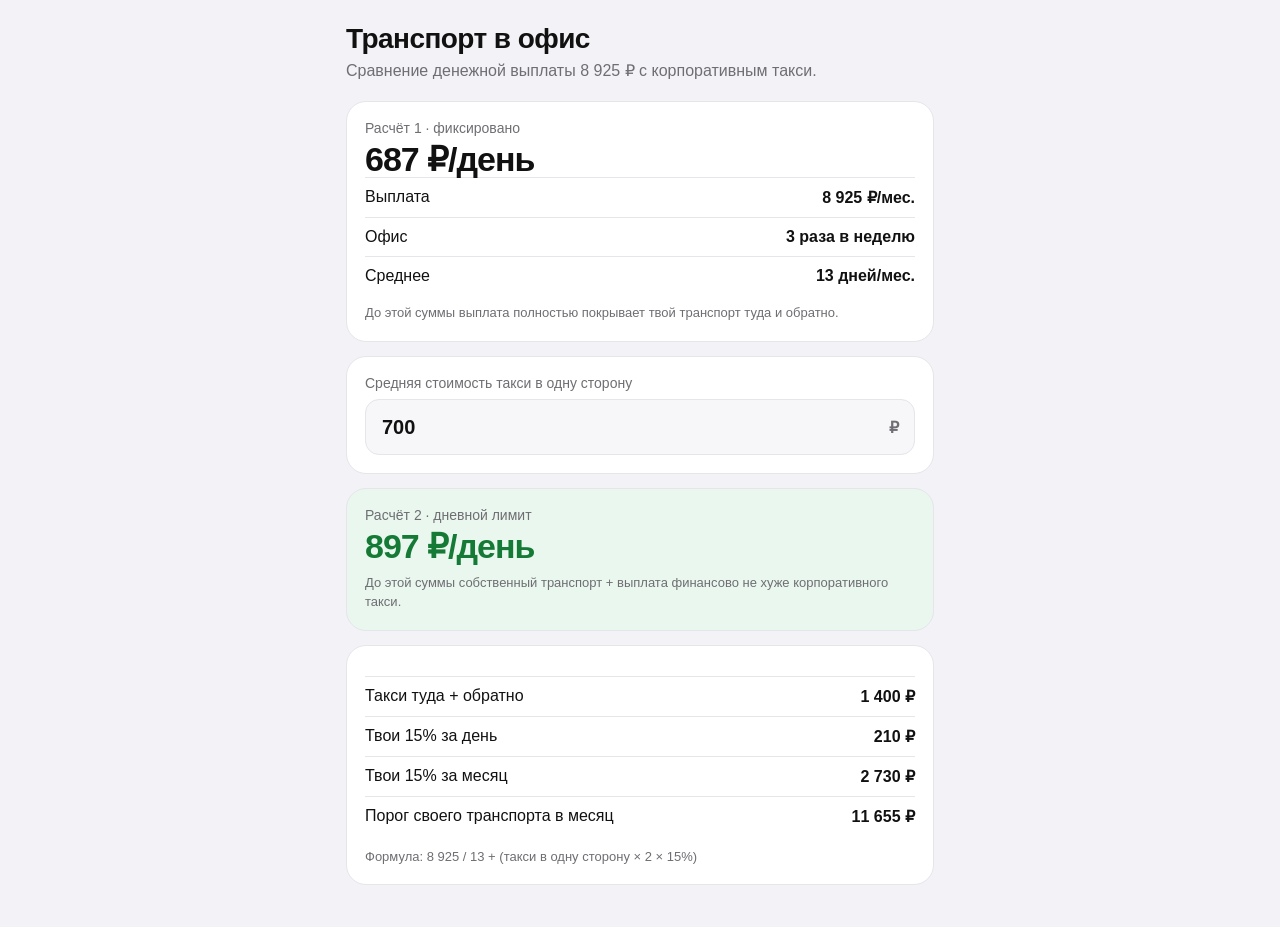
<file: index.html>
<!doctype html>
<html lang="ru">
<head>
  <meta charset="utf-8">
  <meta name="viewport" content="width=device-width, initial-scale=1, viewport-fit=cover">
  <meta name="theme-color" content="#f2f2f7">
  <meta name="apple-mobile-web-app-capable" content="yes">
  <meta name="apple-mobile-web-app-status-bar-style" content="default">
  <meta name="apple-mobile-web-app-title" content="Транспорт">
  <title>Калькулятор транспорта</title>
  <style>
    :root{
      color-scheme: light dark;
      --bg:#f2f2f7;
      --card:#fff;
      --text:#111;
      --muted:#6e6e73;
      --border:#e5e5ea;
      --accent:#007aff;
      --good:#167a37;
      --good-bg:#eaf7ee;
      --input:#f7f7f9;
    }
    @media (prefers-color-scheme: dark){
      :root{
        --bg:#000;
        --card:#1c1c1e;
        --text:#f5f5f7;
        --muted:#a1a1a6;
        --border:#2c2c2e;
        --accent:#0a84ff;
        --good:#30d158;
        --good-bg:#102a18;
        --input:#2c2c2e;
      }
    }
    *{box-sizing:border-box}
    body{
      margin:0;
      background:var(--bg);
      color:var(--text);
      font-family:-apple-system,BlinkMacSystemFont,"SF Pro Text","Segoe UI",sans-serif;
      -webkit-font-smoothing:antialiased;
    }
    main{
      width:min(100%,620px);
      margin:0 auto;
      padding:20px 16px calc(28px + env(safe-area-inset-bottom));
    }
    h1{
      margin:4px 0 6px;
      font-size:28px;
      line-height:1.08;
      letter-spacing:-.02em;
    }
    .subtitle{
      margin:0 0 18px;
      color:var(--muted);
      line-height:1.4;
    }
    .card{
      background:var(--card);
      border:1px solid var(--border);
      border-radius:20px;
      padding:18px;
      margin-bottom:14px;
    }
    .label{
      color:var(--muted);
      font-size:14px;
      margin-bottom:6px;
    }
    .big{
      font-size:34px;
      line-height:1.05;
      font-weight:750;
      letter-spacing:-.03em;
      font-variant-numeric:tabular-nums;
    }
    .row{
      display:flex;
      justify-content:space-between;
      gap:14px;
      padding:10px 0;
      border-top:1px solid var(--border);
    }
    .row:first-of-type{margin-top:12px}
    .row span:last-child{
      font-weight:650;
      text-align:right;
      font-variant-numeric:tabular-nums;
    }
    .input-wrap{
      position:relative;
      margin-top:8px;
    }
    input{
      width:100%;
      min-height:56px;
      border:1px solid var(--border);
      background:var(--input);
      color:var(--text);
      border-radius:14px;
      padding:0 48px 0 16px;
      font:inherit;
      font-size:20px;
      font-weight:650;
      outline:none;
    }
    input:focus{
      border-color:var(--accent);
      box-shadow:0 0 0 3px rgba(0,122,255,.16);
    }
    .rub{
      position:absolute;
      right:16px;
      top:50%;
      transform:translateY(-50%);
      color:var(--muted);
      font-weight:650;
    }
    .result{
      background:var(--good-bg);
    }
    .result .big{color:var(--good)}
    .hint{
      color:var(--muted);
      font-size:13px;
      line-height:1.45;
      margin-top:9px;
    }
    .formula{
      color:var(--muted);
      font-size:13px;
      line-height:1.45;
      margin-top:12px;
    }
  </style>
</head>
<body>
<main>
  <h1>Транспорт в офис</h1>
  <p class="subtitle">Сравнение денежной выплаты 8 925 ₽ с корпоративным такси.</p>

  <section class="card">
    <div class="label">Расчёт 1 · фиксировано</div>
    <div class="big">687 ₽/день</div>
    <div class="row"><span>Выплата</span><span>8 925 ₽/мес.</span></div>
    <div class="row"><span>Офис</span><span>3 раза в неделю</span></div>
    <div class="row"><span>Среднее</span><span>13 дней/мес.</span></div>
    <div class="hint">До этой суммы выплата полностью покрывает твой транспорт туда и обратно.</div>
  </section>

  <section class="card">
    <div class="label">Средняя стоимость такси в одну сторону</div>
    <div class="input-wrap">
      <input id="taxiOneWay" type="text" inputmode="decimal" autocomplete="off" value="700" aria-label="Средняя стоимость такси в одну сторону">
      <span class="rub">₽</span>
    </div>
  </section>

  <section class="card result" aria-live="polite">
    <div class="label">Расчёт 2 · дневной лимит</div>
    <div class="big" id="compareDaily">897 ₽/день</div>
    <div class="hint">До этой суммы собственный транспорт + выплата финансово не хуже корпоративного такси.</div>
  </section>

  <section class="card">
    <div class="row"><span>Такси туда + обратно</span><span id="taxiDaily">1 400 ₽</span></div>
    <div class="row"><span>Твои 15% за день</span><span id="personalDaily">210 ₽</span></div>
    <div class="row"><span>Твои 15% за месяц</span><span id="personalMonthly">2 730 ₽</span></div>
    <div class="row"><span>Порог своего транспорта в месяц</span><span id="compareMonthly">11 655 ₽</span></div>
    <div class="formula">Формула: 8 925 / 13 + (такси в одну сторону × 2 × 15%)</div>
  </section>
</main>

<script>
(function(){
  var MONTHLY_ALLOWANCE = 8925;
  var OFFICE_DAYS = 13;
  var TAXI_SHARE = 0.15;
  var BASE_DAILY = MONTHLY_ALLOWANCE / OFFICE_DAYS;

  var input = document.getElementById('taxiOneWay');

  function parseValue(raw){
    raw = String(raw || '')
      .replace(/\s/g,'')
      .replace(',','.')
      .replace(/[^\d.]/g,'');
    var n = parseFloat(raw);
    if(!isFinite(n) || n < 0) return 0;
    return Math.min(n, 1000000);
  }

  function formatRub(n){
    return Math.round(n).toString().replace(/\B(?=(\d{3})+(?!\d))/g,' ') + ' ₽';
  }

  function update(){
    var oneWay = parseValue(input.value);
    var taxiDay = oneWay * 2;
    var personalDay = taxiDay * TAXI_SHARE;
    var personalMonth = personalDay * OFFICE_DAYS;
    var compareDay = BASE_DAILY + personalDay;
    var compareMonth = compareDay * OFFICE_DAYS;

    document.getElementById('taxiDaily').textContent = formatRub(taxiDay);
    document.getElementById('personalDaily').textContent = formatRub(personalDay);
    document.getElementById('personalMonthly').textContent = formatRub(personalMonth);
    document.getElementById('compareDaily').textContent = formatRub(compareDay) + '/день';
    document.getElementById('compareMonthly').textContent = formatRub(compareMonth);
  }

  input.addEventListener('input', update);
  input.addEventListener('change', update);
  input.addEventListener('blur', update);
  update();
})();
</script>
</body>
</html>
</file>
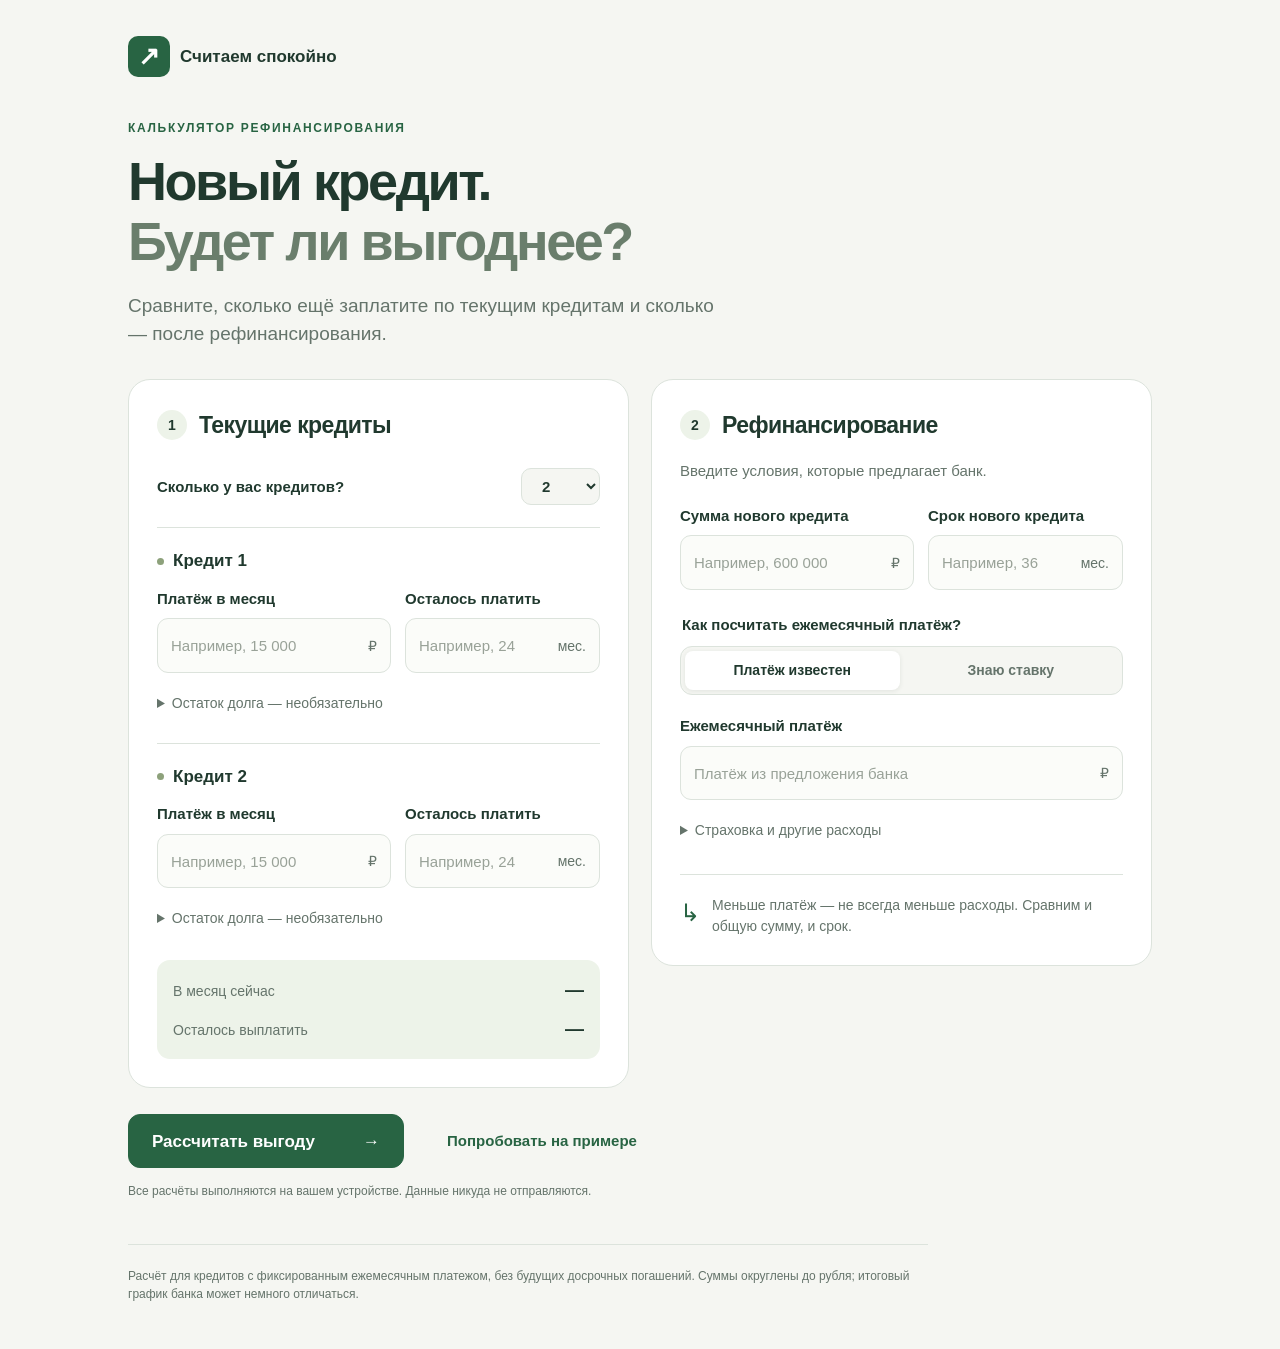
<file: refinancing/index.html>
<!doctype html>
<html lang="ru">
<head>
  <meta charset="utf-8">
  <meta name="viewport" content="width=device-width, initial-scale=1">
  <meta name="theme-color" content="#f5f6f2">
  <meta name="description" content="Сравните текущие кредиты с рефинансированием: общие выплаты, платёж в месяц, переплата и срок.">
  <title>Выгодно ли рефинансирование? — Калькулятор</title>
  <link rel="stylesheet" href="style.css?v=4">
  <script src="calculator.js?v=4" defer></script>
  <script src="app.js?v=4" defer></script>
</head>
<body>
<main>
  <header>
    <div class="brand"><span class="brand-icon" aria-hidden="true">↗</span> Считаем спокойно</div>
    <div class="eyebrow">КАЛЬКУЛЯТОР РЕФИНАНСИРОВАНИЯ</div>
    <h1>Новый кредит.<br><span>Будет ли выгоднее?</span></h1>
    <p class="intro">Сравните, сколько ещё заплатите по текущим кредитам и сколько — после рефинансирования.</p>
  </header>
  <form id="calculator" novalidate>
    <div class="columns">
      <section class="panel" aria-labelledby="current-title">
        <div class="section-title"><span class="step">1</span><h2 id="current-title">Текущие кредиты</h2></div>
        <label class="count-label" for="loan-count">Сколько у вас кредитов? <select id="loan-count"><option>1</option><option selected>2</option><option>3</option><option>4</option><option>5</option></select></label>
        <div id="loans"></div>
        <div class="subtotal" aria-live="polite"><div><span>В месяц сейчас</span><strong id="current-monthly">—</strong></div><div><span>Осталось выплатить</span><strong id="current-total">—</strong></div></div>
      </section>
      <section class="panel" aria-labelledby="new-title">
        <div class="section-title"><span class="step">2</span><h2 id="new-title">Рефинансирование</h2></div>
        <p class="section-hint">Введите условия, которые предлагает банк.</p>
        <div class="fields">
          <label for="principal">Сумма нового кредита<span class="input-wrap"><input id="principal" inputmode="decimal" placeholder="Например, 600 000" autocomplete="off"><span>₽</span></span></label>
          <label for="new-months">Срок нового кредита<span class="input-wrap"><input id="new-months" inputmode="numeric" placeholder="Например, 36" autocomplete="off"><span>мес.</span></span></label>
        </div>
        <fieldset class="mode"><legend>Как посчитать ежемесячный платёж?</legend><div class="segmented"><label><input type="radio" name="mode" value="payment" checked><span>Платёж известен</span></label><label><input type="radio" name="mode" value="rate"><span>Знаю ставку</span></label></div></fieldset>
        <label id="payment-field" for="new-payment">Ежемесячный платёж<span class="input-wrap"><input id="new-payment" inputmode="decimal" placeholder="Платёж из предложения банка" autocomplete="off"><span>₽</span></span></label>
        <label id="rate-field" for="rate" hidden>Годовая процентная ставка<span class="input-wrap"><input id="rate" inputmode="decimal" placeholder="Например, 18,5" autocomplete="off"><span>%</span></span><small>Платёж рассчитаем как аннуитетный: одинаковый каждый месяц.</small></label>
        <details class="extra"><summary>Страховка и другие расходы</summary><label for="fees">Дополнительные расходы<span class="input-wrap"><input id="fees" inputmode="decimal" placeholder="0" autocomplete="off"><span>₽</span></span><small>Только расходы из своих денег. Уже включённые в сумму кредита или платежи повторно не добавляйте.</small></label></details>
        <div class="note"><span aria-hidden="true">↳</span><p>Меньше платёж — не всегда меньше расходы. Сравним и общую сумму, и срок.</p></div>
      </section>
    </div>
    <div id="error" class="error" role="alert" hidden></div>
    <div class="actions"><button type="submit" class="primary">Рассчитать выгоду <span aria-hidden="true">→</span></button><button type="button" id="example" class="secondary">Попробовать на примере</button></div>
    <p class="privacy">Все расчёты выполняются на вашем устройстве. Данные никуда не отправляются.</p>
  </form>
  <section id="results" hidden aria-labelledby="result-title" aria-live="polite" tabindex="-1"></section>
  <footer>Расчёт для кредитов с фиксированным ежемесячным платежом, без будущих досрочных погашений. Суммы округлены до рубля; итоговый график банка может немного отличаться.</footer>
</main>
</body>
</html>
</file>
<file: refinancing/style.css>
:root{color-scheme:light;--bg:#f5f6f2;--paper:#fff;--ink:#20392e;--muted:#65746b;--line:#dce3dc;--green:#286443;--soft:#edf3e9;--orange:#915325}*{box-sizing:border-box}body{margin:0;background:var(--bg);color:var(--ink);font-family:-apple-system,BlinkMacSystemFont,"Segoe UI",sans-serif;font-size:17px;line-height:1.5}main{max-width:1080px;margin:auto;padding:36px 28px}header{padding:0 0 30px;max-width:760px}.brand{font-weight:650;display:flex;align-items:center;gap:10px;margin-bottom:42px}.brand-icon{background:var(--green);color:white;border-radius:10px;padding:1px 10px;font-size:26px}.eyebrow{font-size:12px;font-weight:700;letter-spacing:.14em;color:var(--green)}h1{font-size:clamp(34px,5vw,54px);line-height:1.12;letter-spacing:-.045em;margin:14px 0 20px;font-weight:650}h1 span{color:#6a7e6c}.intro{font-size:19px;color:var(--muted);max-width:610px;margin:0}.columns{display:grid;grid-template-columns:1fr 1fr;gap:22px;align-items:start}.panel{background:var(--paper);border:1px solid var(--line);border-radius:22px;padding:28px}.section-title{display:flex;gap:12px;align-items:center;margin-bottom:26px}.step{font-size:14px;background:var(--soft);border-radius:50%;width:30px;height:30px;display:grid;place-items:center;font-weight:700}h2{font-size:23px;letter-spacing:-.025em;margin:0}.count-label{display:flex;justify-content:space-between;align-items:center;gap:12px}select{font:inherit;padding:8px 32px 8px 16px;border:1px solid var(--line);border-radius:10px;background:var(--bg);color:var(--ink)}label{display:block;font-size:15px;font-weight:550}.loan{border-top:1px solid var(--line);margin-top:22px;padding-top:20px}.loan h3{font-size:17px;margin:0 0 14px;display:flex;align-items:center;gap:9px}.loan h3 span{width:7px;height:7px;background:#8da17b;border-radius:50%}.fields{display:grid;grid-template-columns:1.2fr 1fr;gap:14px}.input-wrap{position:relative;display:block;margin-top:8px}.input-wrap>span{position:absolute;right:14px;top:50%;transform:translateY(-50%);color:var(--muted);font-size:14px;font-weight:400;pointer-events:none}input:not([type=radio]){width:100%;min-height:54px;border:1px solid var(--line);border-radius:11px;background:#fbfcf9;color:var(--ink);font:inherit;font-size:19px;font-weight:500;padding:12px 46px 12px 13px;min-width:0}input::placeholder{color:#99a298;font-weight:400;font-size:15px}input:focus,select:focus,button:focus-visible,summary:focus-visible{outline:3px solid #acc3a1;outline-offset:2px}input[aria-invalid=true]{border-color:#b34e37;background:#fff8f5}small{display:block;color:var(--muted);font-size:13px;font-weight:400;line-height:1.5;margin-top:8px}.extra{margin-top:16px}summary{cursor:pointer;color:var(--muted);font-size:14px;min-height:32px;padding:4px 0}details[open]>label{margin-top:8px}.subtotal{background:var(--soft);border-radius:13px;padding:16px;margin-top:24px;display:grid;gap:10px}.subtotal>div{display:flex;justify-content:space-between;gap:14px;align-items:baseline}.subtotal span{color:var(--muted);font-size:14px}.subtotal strong{font-size:19px;white-space:nowrap;font-variant-numeric:tabular-nums}.section-hint{color:var(--muted);font-size:15px;margin:-8px 0 22px}.mode{border:0;padding:0;margin:24px 0 20px;min-width:0}legend{font-size:15px;font-weight:550;margin-bottom:10px}.segmented{display:flex;background:var(--bg);border:1px solid var(--line);border-radius:12px;padding:4px;gap:4px}.segmented label{position:relative;flex:1;cursor:pointer}.segmented input{position:absolute;opacity:0;width:100%;height:100%;margin:0}.segmented span{display:block;text-align:center;padding:9px 4px;border-radius:8px;font-size:14px;color:var(--muted)}.segmented input:checked+span{background:white;color:var(--ink);box-shadow:0 1px 5px #20392e18}.segmented input:focus-visible+span{outline:3px solid #acc3a1}.note{display:flex;gap:12px;border-top:1px solid var(--line);margin-top:26px;padding-top:20px;color:var(--muted);font-size:14px}.note>span{font-size:24px;color:var(--green)}.note p{margin:0}.actions{display:flex;align-items:center;gap:20px;margin-top:26px}button{font:inherit;cursor:pointer;min-height:54px;border-radius:12px;padding:13px 23px;font-weight:600}.primary{border:1px solid var(--green);background:var(--green);color:white;display:flex;gap:48px;align-items:center}.primary:hover{background:#1b5033}.secondary{background:transparent;border:0;color:var(--green);font-size:15px}.secondary:hover{text-decoration:underline}.privacy{font-size:12px;color:var(--muted);margin-top:14px}.error{background:#fff0e9;border:1px solid #eac2b4;border-radius:12px;padding:16px;margin-top:20px;color:#963d28}#results{margin-top:42px;scroll-margin-top:20px;outline:none}.verdict{padding:28px;border-radius:20px;background:#e4efdf;border:1px solid #ccdec4}.verdict.bad{background:#fcf0e4;border-color:#ecd9c4}.verdict.neutral{background:#eef0ec;border-color:var(--line)}.verdict .eyebrow{margin-bottom:8px}.verdict h2{font-size:30px;line-height:1.2}.verdict p{margin:12px 0 0;color:#4c6350}.verdict.bad p{color:#795533}.metrics{display:grid;grid-template-columns:repeat(3,1fr);gap:14px;margin:20px 0}.metric{padding:20px;border-radius:16px;border:1px solid var(--line);background:white}.metric span{font-size:13px;color:var(--muted)}.metric strong{display:block;font-size:25px;letter-spacing:-.03em;margin:7px 0}.metric p{font-size:13px;color:var(--muted);margin:0}.comparison{background:white;border:1px solid var(--line);border-radius:18px;padding:24px;margin-top:20px}.comparison h3{margin:0 0 15px;font-size:19px}.table-wrap{overflow-x:auto}table{width:100%;border-collapse:collapse;font-size:15px;text-align:right}th,td{padding:14px 10px;border-bottom:1px solid var(--line);font-variant-numeric:tabular-nums}th{font-weight:500;color:var(--muted);font-size:13px}th:first-child,td:first-child{text-align:left;padding-left:0}td:last-child,th:last-child{padding-right:0}tr:last-child td{border:0}.result-note{font-size:14px;color:var(--muted);line-height:1.65}.warning{background:#fff3e4;border-radius:12px;padding:16px;color:#795533;font-size:14px;margin-top:18px}.stale{font-size:14px;border:1px solid #dec391;padding:12px 16px;border-radius:12px;background:#fff8e9;margin-bottom:16px}footer{border-top:1px solid var(--line);margin-top:44px;padding:22px 0 10px;color:var(--muted);font-size:12px;max-width:800px}[hidden]{display:none!important}@media(max-width:760px){main{padding:22px 16px}.brand{margin-bottom:30px}.columns{grid-template-columns:1fr}.panel{padding:22px}.intro{font-size:17px}.metrics{grid-template-columns:1fr}.metric{display:grid;grid-template-columns:1fr auto;align-items:center;gap:4px 12px}.metric strong{font-size:22px;margin:0}.metric p{grid-column:1/-1}.actions{flex-direction:column;align-items:stretch;gap:8px}.primary{justify-content:space-between}.verdict{padding:22px}.verdict h2{font-size:26px}.comparison{padding:18px}table{font-size:13px}th,td{padding:12px 7px}}@media(prefers-reduced-motion:no-preference){html{scroll-behavior:smooth}}@media print{body{background:white}.actions,.privacy{display:none}main{padding:0}.panel,.comparison,.verdict{break-inside:avoid}.columns{gap:12px}.panel{padding:16px}header{padding-bottom:12px}.brand{margin-bottom:12px}h1{font-size:32px}#results{margin-top:20px}}
@media(max-width:420px){.fields{grid-template-columns:1fr;gap:16px}.count-label{font-size:14px}.subtotal>div{flex-wrap:wrap;gap:2px 10px}.subtotal strong{font-size:18px}.eyebrow{font-size:10px;letter-spacing:.1em}}
/* Savings and losses have separate colours for total and monthly costs. */
.verdict.bad{background:#fff0ef;border-color:#e8b7b3;color:#9d302c}.verdict.bad .eyebrow{color:#9d302c}.metric.positive{background:#eaf4e6;border-color:#c7ddbd}.metric.positive strong{color:#286443}.metric.negative{background:#fff0ef;border-color:#e8b7b3}.metric.negative strong{color:#ad322c}.metric.neutral strong{color:var(--muted)}
</file>
